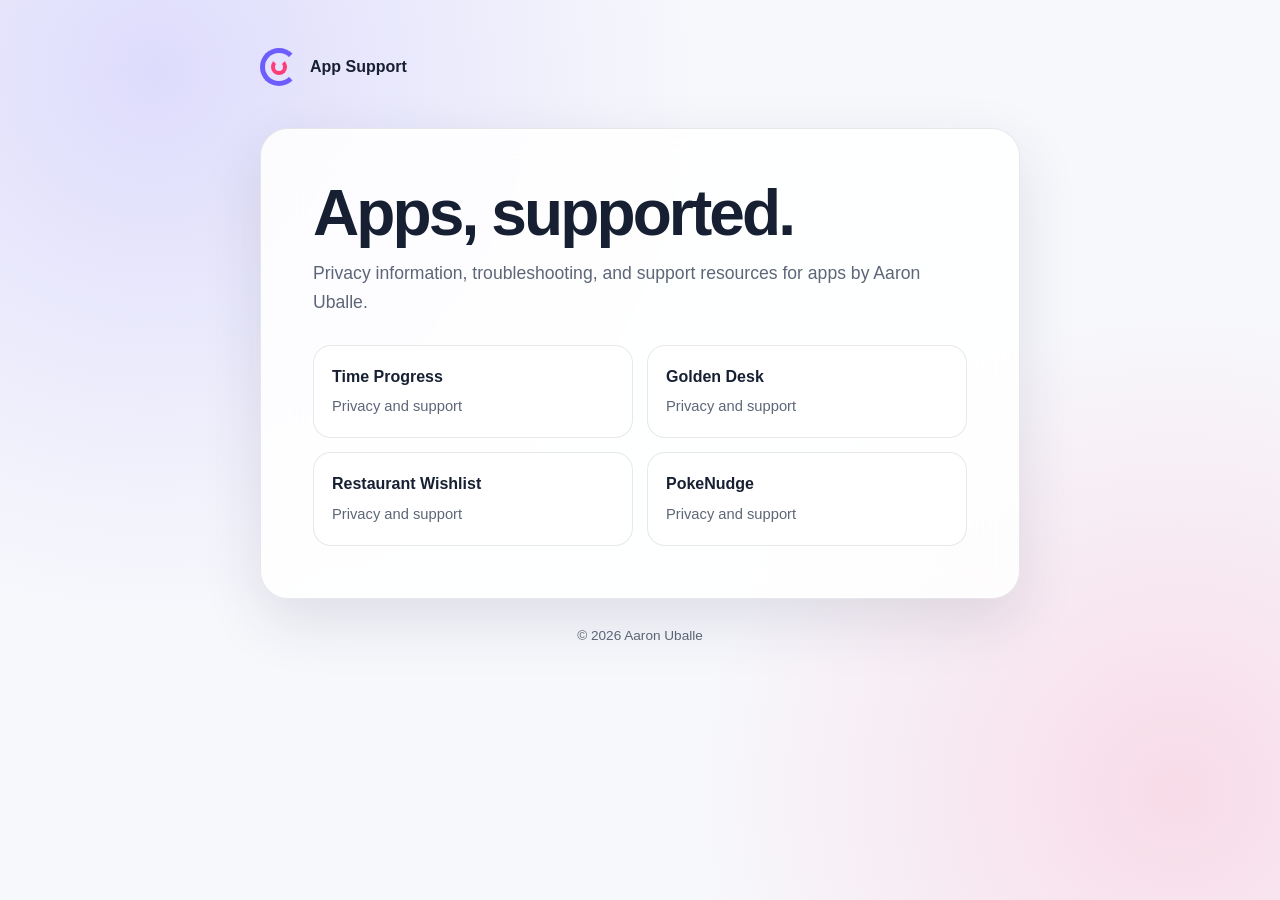
<file: docs/index.html>
<!doctype html>
<html lang="en">
<head>
  <meta charset="utf-8">
  <meta name="viewport" content="width=device-width, initial-scale=1">
  <meta name="description" content="Privacy policies and support for apps by Aaron Uballe.">
  <title>App Support — Aaron Uballe</title>
  <link rel="stylesheet" href="assets/styles.css">
</head>
<body>
  <main class="page">
    <span class="brand"><span class="rings" aria-hidden="true"></span>App Support</span>
    <section class="card">
      <h1>Apps, supported.</h1>
      <p class="lede">Privacy information, troubleshooting, and support resources for apps by Aaron Uballe.</p>
      <div class="links">
        <a class="link-card" href="time-progress/"><strong>Time Progress</strong><span>Privacy and support</span></a>
        <a class="link-card" href="golden-desk/"><strong>Golden Desk</strong><span>Privacy and support</span></a>
        <a class="link-card" href="restaurant-wishlist/"><strong>Restaurant Wishlist</strong><span>Privacy and support</span></a>
        <a class="link-card" href="poke-nudge/"><strong>PokeNudge</strong><span>Privacy and support</span></a>
      </div>
    </section>
    <footer>© 2026 Aaron Uballe</footer>
  </main>
</body>
</html>
</file>
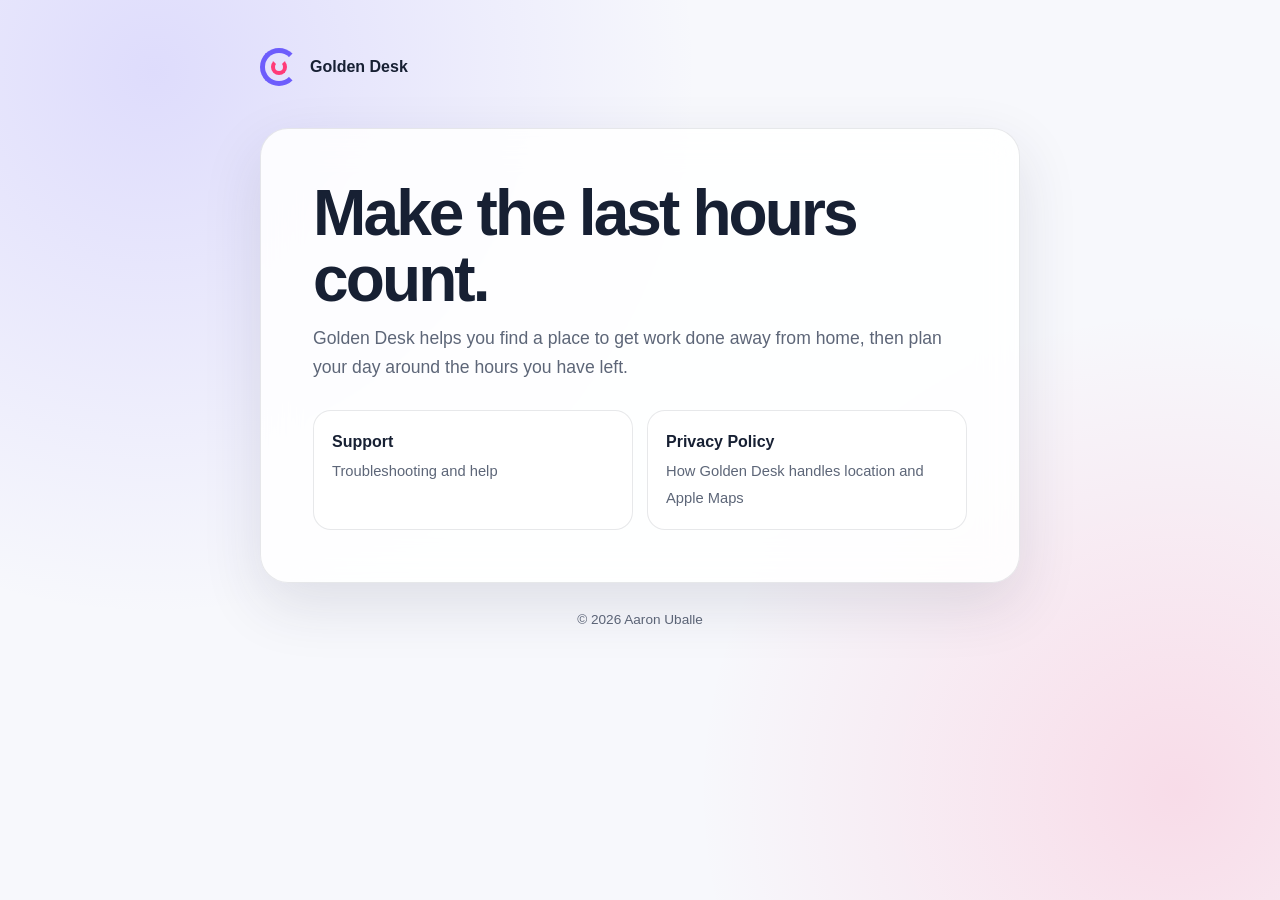
<file: docs/golden-desk/index.html>
<!doctype html>
<html lang="en">
<head>
  <meta charset="utf-8">
  <meta name="viewport" content="width=device-width, initial-scale=1">
  <meta name="description" content="Support and privacy information for Golden Desk.">
  <title>Golden Desk</title>
  <link rel="stylesheet" href="../assets/styles.css">
</head>
<body>
  <main class="page">
    <a class="brand" href="../"><span class="rings" aria-hidden="true"></span>Golden Desk</a>
    <section class="card">
      <h1>Make the last hours count.</h1>
      <p class="lede">Golden Desk helps you find a place to get work done away from home, then plan your day around the hours you have left.</p>
      <div class="links">
        <a class="link-card" href="support/"><strong>Support</strong><span>Troubleshooting and help</span></a>
        <a class="link-card" href="privacy/"><strong>Privacy Policy</strong><span>How Golden Desk handles location and Apple Maps</span></a>
      </div>
    </section>
    <footer>© 2026 Aaron Uballe</footer>
  </main>
</body>
</html>
</file>
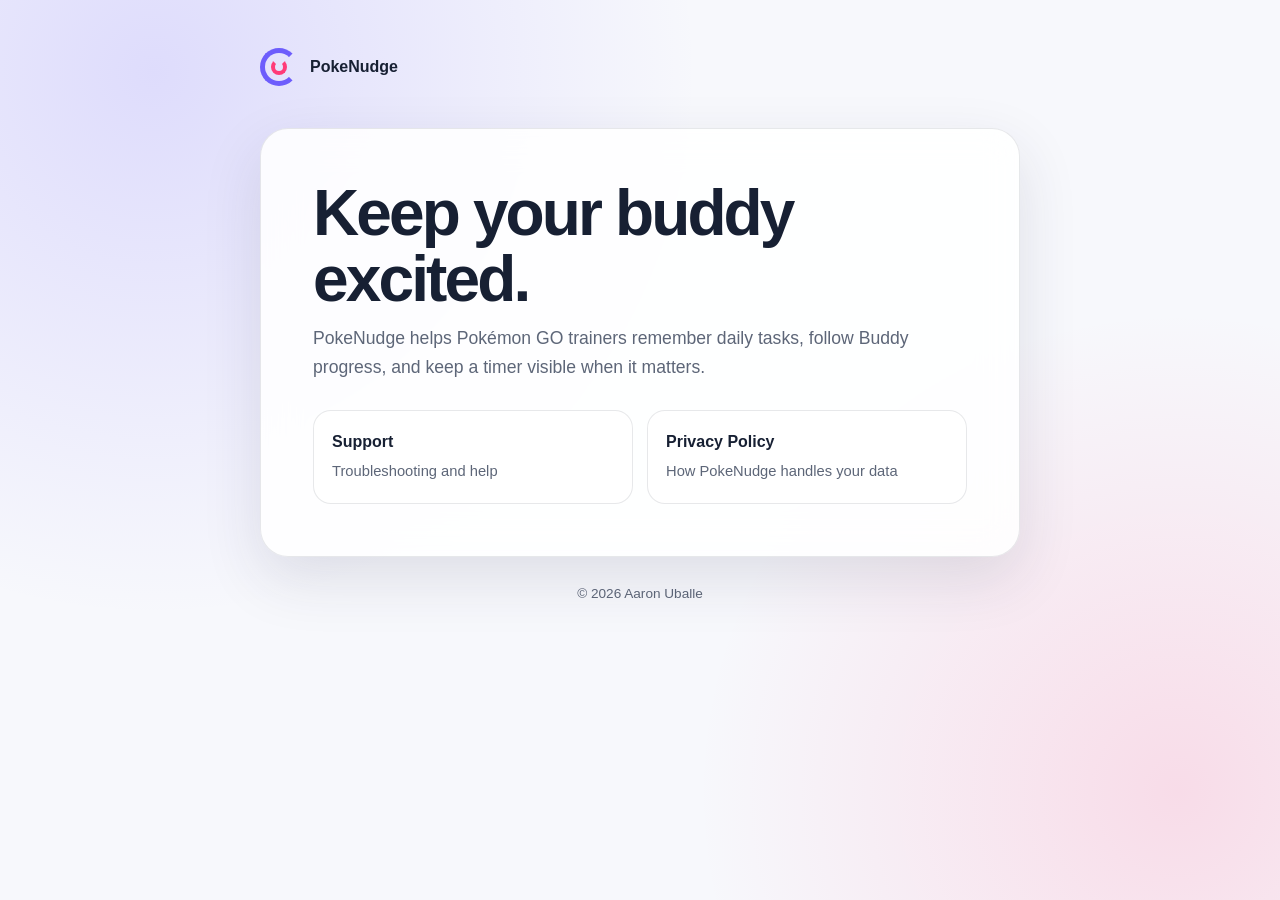
<file: docs/poke-nudge/index.html>
<!doctype html>
<html lang="en">
<head>
  <meta charset="utf-8">
  <meta name="viewport" content="width=device-width, initial-scale=1">
  <meta name="description" content="PokeNudge helps Pokémon GO trainers keep up with daily tasks, buddy progress, and timed reminders.">
  <title>PokeNudge</title>
  <link rel="stylesheet" href="../assets/styles.css">
</head>
<body>
  <main class="page">
    <a class="brand" href="../"><span class="rings" aria-hidden="true"></span>PokeNudge</a>
    <section class="card">
      <h1>Keep your buddy excited.</h1>
      <p class="lede">PokeNudge helps Pokémon GO trainers remember daily tasks, follow Buddy progress, and keep a timer visible when it matters.</p>
      <div class="links">
        <a class="link-card" href="support/"><strong>Support</strong><span>Troubleshooting and help</span></a>
        <a class="link-card" href="privacy/"><strong>Privacy Policy</strong><span>How PokeNudge handles your data</span></a>
      </div>
    </section>
    <footer>© 2026 Aaron Uballe</footer>
  </main>
</body>
</html>
</file>
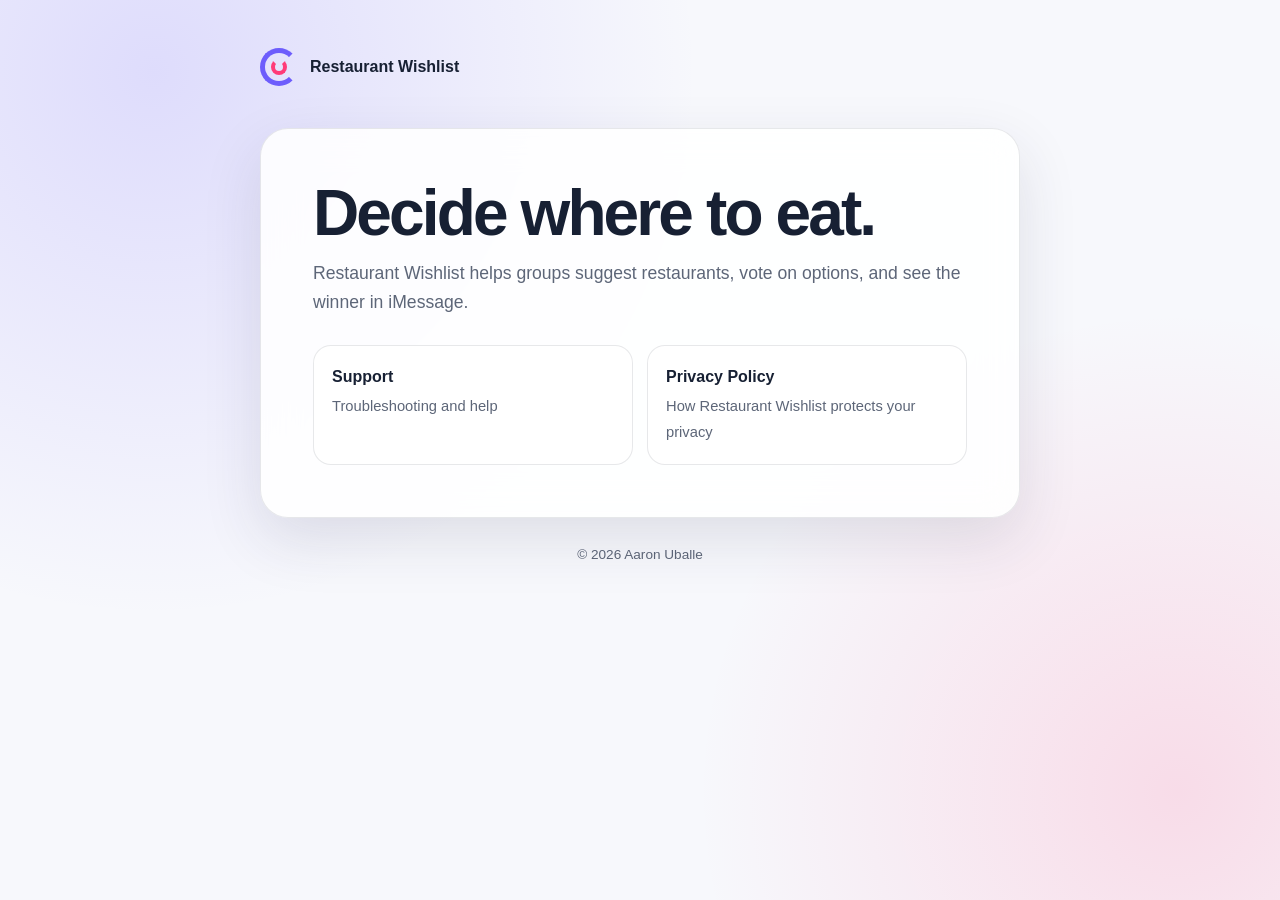
<file: docs/restaurant-wishlist/index.html>
<!doctype html>
<html lang="en">
<head>
  <meta charset="utf-8">
  <meta name="viewport" content="width=device-width, initial-scale=1">
  <meta name="description" content="Support and privacy information for Restaurant Wishlist.">
  <title>Restaurant Wishlist</title>
  <link rel="stylesheet" href="../assets/styles.css">
</head>
<body>
  <main class="page">
    <a class="brand" href="../"><span class="rings" aria-hidden="true"></span>Restaurant Wishlist</a>
    <section class="card">
      <h1>Decide where to eat.</h1>
      <p class="lede">Restaurant Wishlist helps groups suggest restaurants, vote on options, and see the winner in iMessage.</p>
      <div class="links">
        <a class="link-card" href="support/"><strong>Support</strong><span>Troubleshooting and help</span></a>
        <a class="link-card" href="privacy/"><strong>Privacy Policy</strong><span>How Restaurant Wishlist protects your privacy</span></a>
      </div>
    </section>
    <footer>© 2026 Aaron Uballe</footer>
  </main>
</body>
</html>
</file>
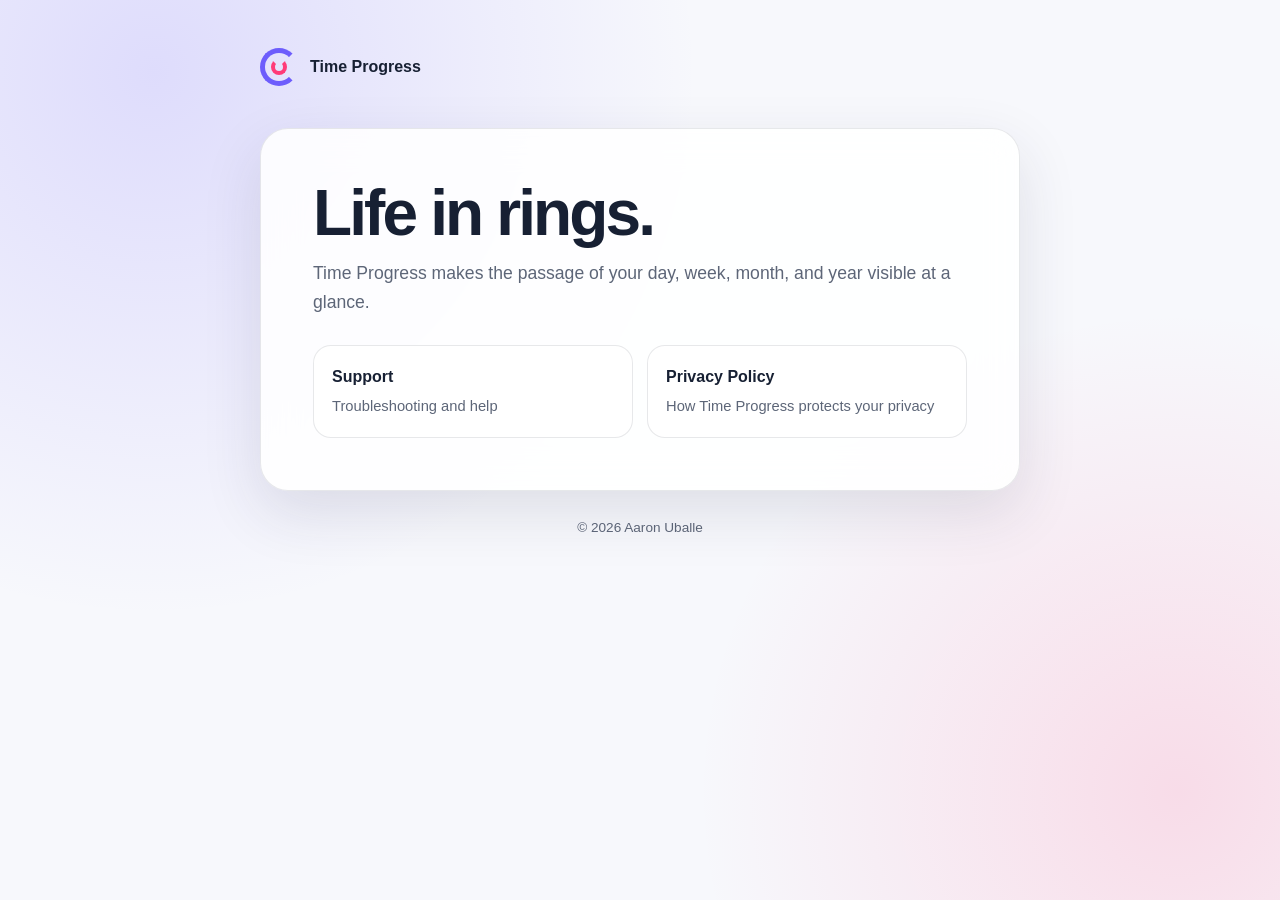
<file: docs/time-progress/index.html>
<!doctype html>
<html lang="en">
<head>
  <meta charset="utf-8">
  <meta name="viewport" content="width=device-width, initial-scale=1">
  <meta name="description" content="Support and privacy information for Time Progress.">
  <title>Time Progress</title>
  <link rel="stylesheet" href="../assets/styles.css">
</head>
<body>
  <main class="page">
    <a class="brand" href="../"><span class="rings" aria-hidden="true"></span>Time Progress</a>
    <section class="card">
      <h1>Life in rings.</h1>
      <p class="lede">Time Progress makes the passage of your day, week, month, and year visible at a glance.</p>
      <div class="links">
        <a class="link-card" href="support/"><strong>Support</strong><span>Troubleshooting and help</span></a>
        <a class="link-card" href="privacy/"><strong>Privacy Policy</strong><span>How Time Progress protects your privacy</span></a>
      </div>
    </section>
    <footer>© 2026 Aaron Uballe</footer>
  </main>
</body>
</html>
</file>
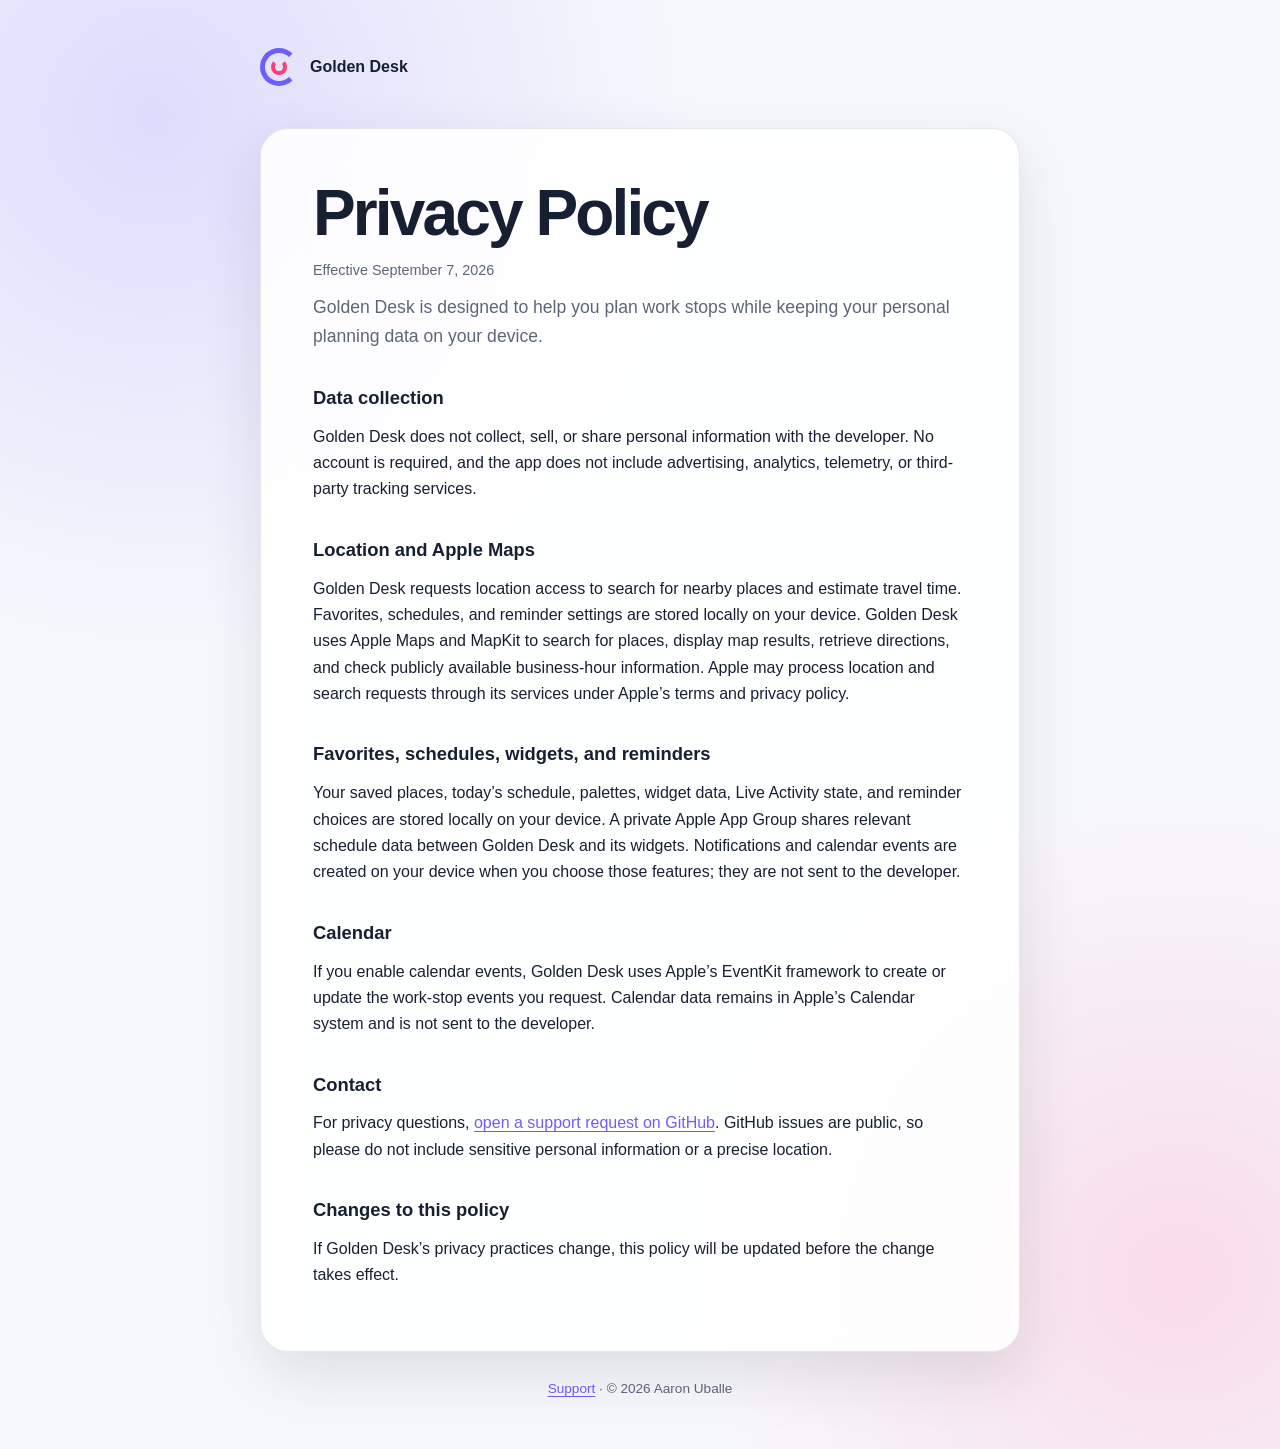
<file: docs/golden-desk/privacy/index.html>
<!doctype html>
<html lang="en">
<head>
  <meta charset="utf-8">
  <meta name="viewport" content="width=device-width, initial-scale=1">
  <meta name="description" content="Privacy Policy for Golden Desk.">
  <title>Privacy Policy — Golden Desk</title>
  <link rel="stylesheet" href="../../assets/styles.css">
</head>
<body>
  <main class="page">
    <a class="brand" href="../"><span class="rings" aria-hidden="true"></span>Golden Desk</a>
    <article class="card">
      <h1>Privacy Policy</h1>
      <p class="meta">Effective September 7, 2026</p>
      <p class="lede">Golden Desk is designed to help you plan work stops while keeping your personal planning data on your device.</p>
      <h2>Data collection</h2>
      <p>Golden Desk does not collect, sell, or share personal information with the developer. No account is required, and the app does not include advertising, analytics, telemetry, or third-party tracking services.</p>
      <h2>Location and Apple Maps</h2>
      <p>Golden Desk requests location access to search for nearby places and estimate travel time. Favorites, schedules, and reminder settings are stored locally on your device. Golden Desk uses Apple Maps and MapKit to search for places, display map results, retrieve directions, and check publicly available business-hour information. Apple may process location and search requests through its services under Apple’s terms and privacy policy.</p>
      <h2>Favorites, schedules, widgets, and reminders</h2>
      <p>Your saved places, today’s schedule, palettes, widget data, Live Activity state, and reminder choices are stored locally on your device. A private Apple App Group shares relevant schedule data between Golden Desk and its widgets. Notifications and calendar events are created on your device when you choose those features; they are not sent to the developer.</p>
      <h2>Calendar</h2>
      <p>If you enable calendar events, Golden Desk uses Apple’s EventKit framework to create or update the work-stop events you request. Calendar data remains in Apple’s Calendar system and is not sent to the developer.</p>
      <h2>Contact</h2>
      <p>For privacy questions, <a href="https://github.com/ch1phead/app-support/issues/new">open a support request on GitHub</a>. GitHub issues are public, so please do not include sensitive personal information or a precise location.</p>
      <h2>Changes to this policy</h2>
      <p>If Golden Desk’s privacy practices change, this policy will be updated before the change takes effect.</p>
    </article>
    <footer><a href="../support/">Support</a> · © 2026 Aaron Uballe</footer>
  </main>
</body>
</html>
</file>
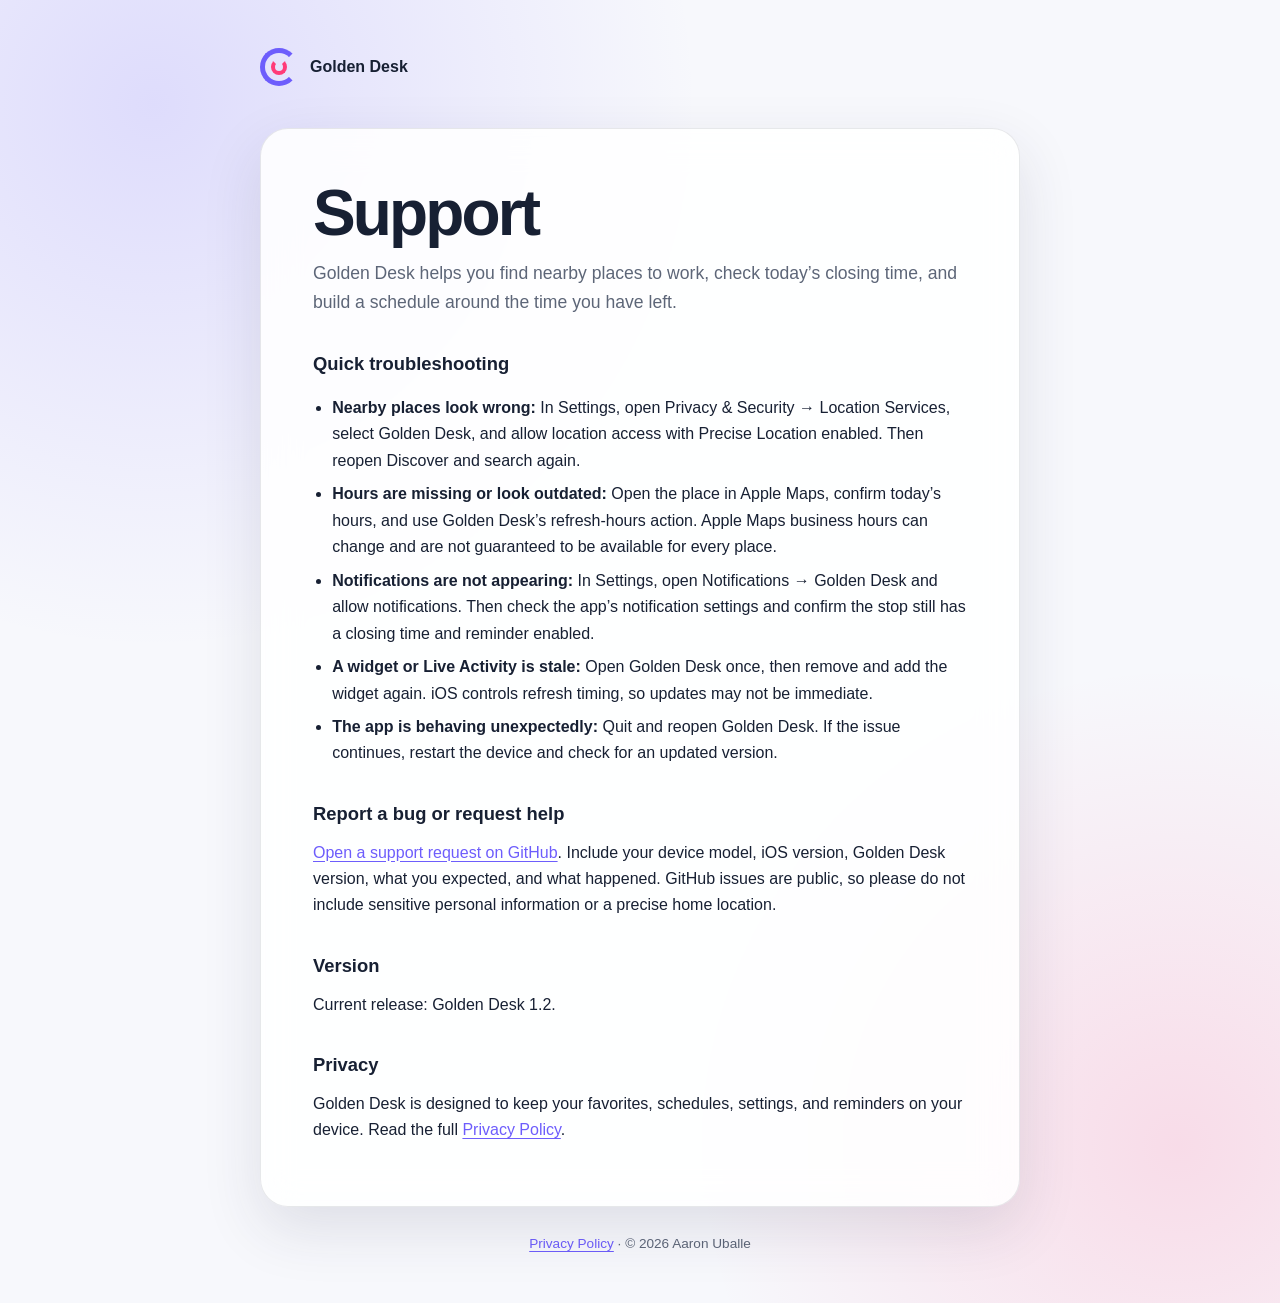
<file: docs/golden-desk/support/index.html>
<!doctype html>
<html lang="en">
<head>
  <meta charset="utf-8">
  <meta name="viewport" content="width=device-width, initial-scale=1">
  <meta name="description" content="Support for Golden Desk.">
  <title>Support — Golden Desk</title>
  <link rel="stylesheet" href="../../assets/styles.css">
</head>
<body>
  <main class="page">
    <a class="brand" href="../"><span class="rings" aria-hidden="true"></span>Golden Desk</a>
    <article class="card">
      <h1>Support</h1>
      <p class="lede">Golden Desk helps you find nearby places to work, check today’s closing time, and build a schedule around the time you have left.</p>
      <h2>Quick troubleshooting</h2>
      <ul>
        <li><strong>Nearby places look wrong:</strong> In Settings, open Privacy &amp; Security → Location Services, select Golden Desk, and allow location access with Precise Location enabled. Then reopen Discover and search again.</li>
        <li><strong>Hours are missing or look outdated:</strong> Open the place in Apple Maps, confirm today’s hours, and use Golden Desk’s refresh-hours action. Apple Maps business hours can change and are not guaranteed to be available for every place.</li>
        <li><strong>Notifications are not appearing:</strong> In Settings, open Notifications → Golden Desk and allow notifications. Then check the app’s notification settings and confirm the stop still has a closing time and reminder enabled.</li>
        <li><strong>A widget or Live Activity is stale:</strong> Open Golden Desk once, then remove and add the widget again. iOS controls refresh timing, so updates may not be immediate.</li>
        <li><strong>The app is behaving unexpectedly:</strong> Quit and reopen Golden Desk. If the issue continues, restart the device and check for an updated version.</li>
      </ul>
      <h2>Report a bug or request help</h2>
      <p><a href="https://github.com/ch1phead/app-support/issues/new">Open a support request on GitHub</a>. Include your device model, iOS version, Golden Desk version, what you expected, and what happened. GitHub issues are public, so please do not include sensitive personal information or a precise home location.</p>
      <h2>Version</h2>
      <p>Current release: Golden Desk 1.2.</p>
      <h2>Privacy</h2>
      <p>Golden Desk is designed to keep your favorites, schedules, settings, and reminders on your device. Read the full <a href="../privacy/">Privacy Policy</a>.</p>
    </article>
    <footer><a href="../privacy/">Privacy Policy</a> · © 2026 Aaron Uballe</footer>
  </main>
</body>
</html>
</file>
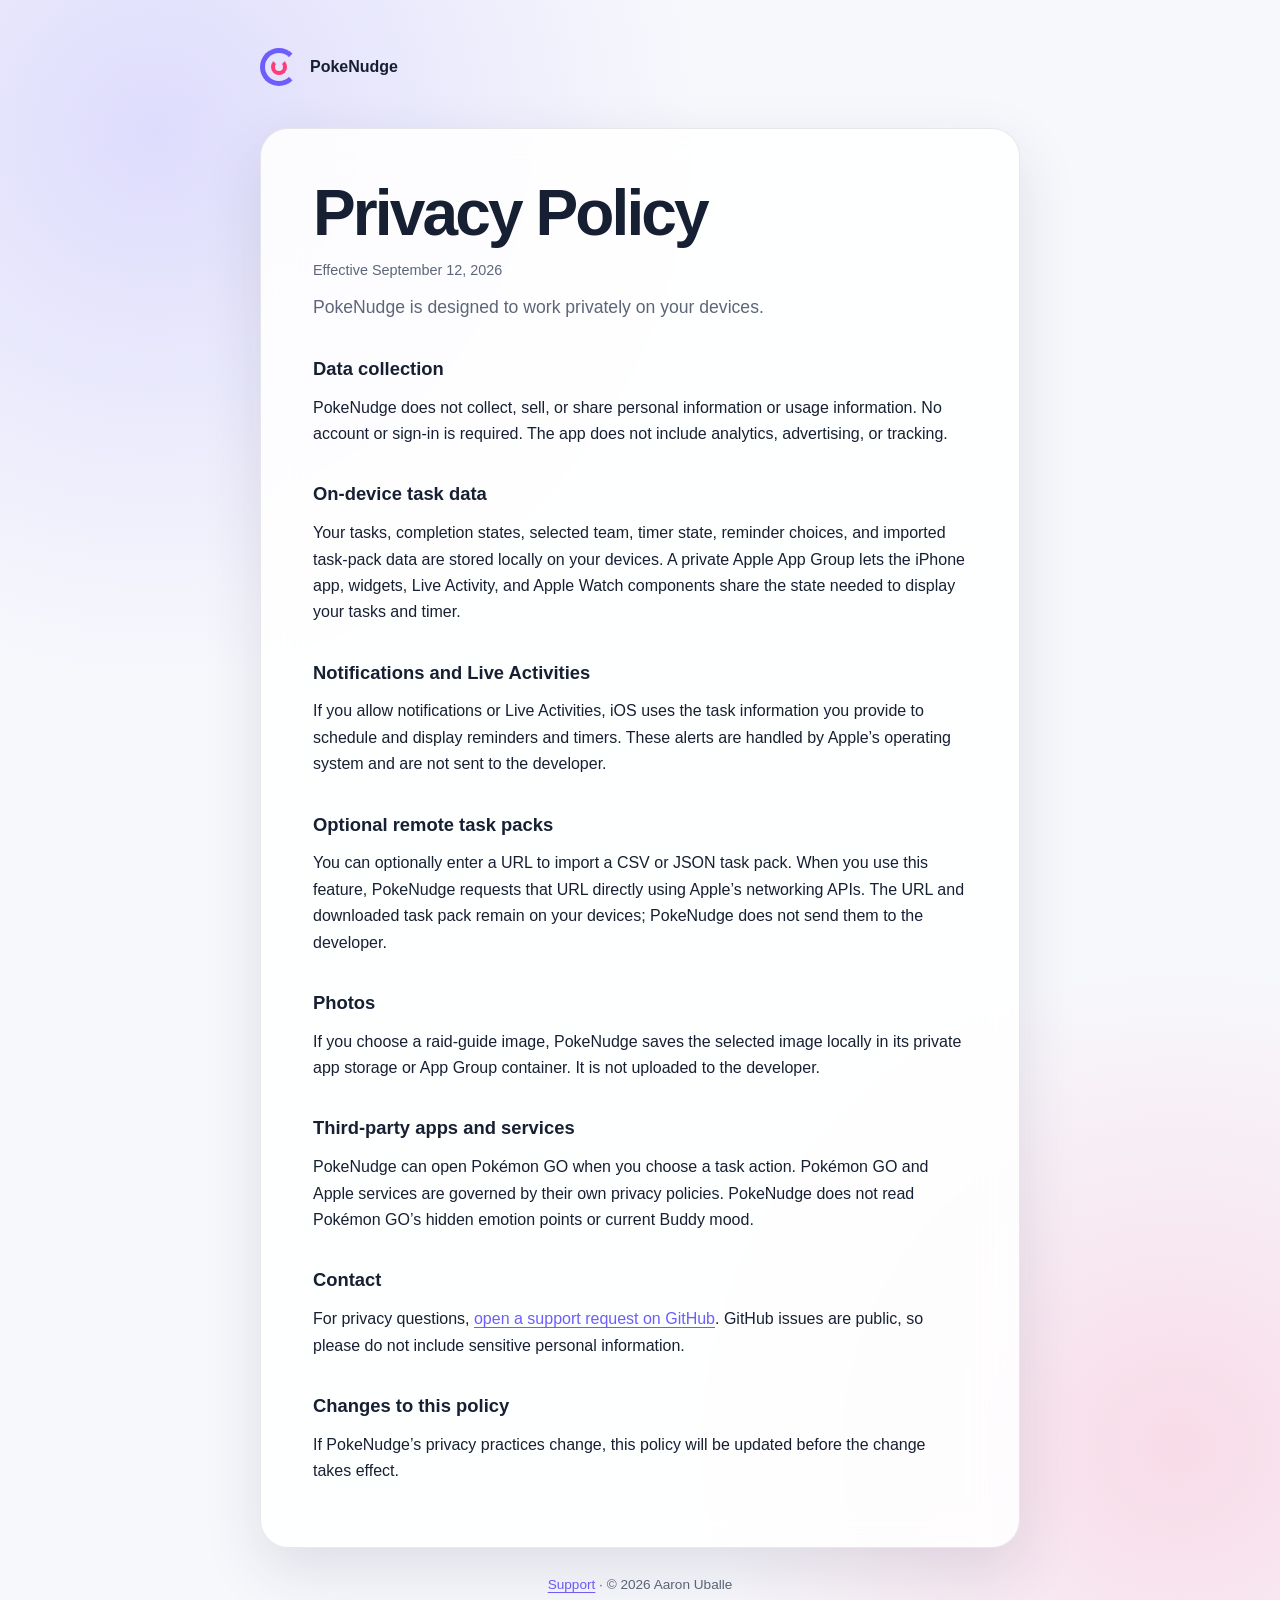
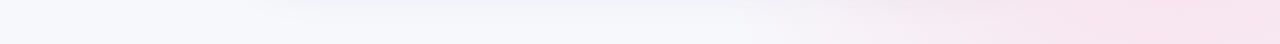
<file: docs/poke-nudge/privacy/index.html>
<!doctype html>
<html lang="en">
<head>
  <meta charset="utf-8">
  <meta name="viewport" content="width=device-width, initial-scale=1">
  <meta name="description" content="Privacy Policy for PokeNudge.">
  <title>Privacy Policy — PokeNudge</title>
  <link rel="stylesheet" href="../../assets/styles.css">
</head>
<body>
  <main class="page">
    <a class="brand" href="../"><span class="rings" aria-hidden="true"></span>PokeNudge</a>
    <article class="card">
      <h1>Privacy Policy</h1>
      <p class="meta">Effective September 12, 2026</p>
      <p class="lede">PokeNudge is designed to work privately on your devices.</p>
      <h2>Data collection</h2>
      <p>PokeNudge does not collect, sell, or share personal information or usage information. No account or sign-in is required. The app does not include analytics, advertising, or tracking.</p>
      <h2>On-device task data</h2>
      <p>Your tasks, completion states, selected team, timer state, reminder choices, and imported task-pack data are stored locally on your devices. A private Apple App Group lets the iPhone app, widgets, Live Activity, and Apple Watch components share the state needed to display your tasks and timer.</p>
      <h2>Notifications and Live Activities</h2>
      <p>If you allow notifications or Live Activities, iOS uses the task information you provide to schedule and display reminders and timers. These alerts are handled by Apple’s operating system and are not sent to the developer.</p>
      <h2>Optional remote task packs</h2>
      <p>You can optionally enter a URL to import a CSV or JSON task pack. When you use this feature, PokeNudge requests that URL directly using Apple’s networking APIs. The URL and downloaded task pack remain on your devices; PokeNudge does not send them to the developer.</p>
      <h2>Photos</h2>
      <p>If you choose a raid-guide image, PokeNudge saves the selected image locally in its private app storage or App Group container. It is not uploaded to the developer.</p>
      <h2>Third-party apps and services</h2>
      <p>PokeNudge can open Pokémon GO when you choose a task action. Pokémon GO and Apple services are governed by their own privacy policies. PokeNudge does not read Pokémon GO’s hidden emotion points or current Buddy mood.</p>
      <h2>Contact</h2>
      <p>For privacy questions, <a href="https://github.com/ch1phead/app-support/issues/new">open a support request on GitHub</a>. GitHub issues are public, so please do not include sensitive personal information.</p>
      <h2>Changes to this policy</h2>
      <p>If PokeNudge’s privacy practices change, this policy will be updated before the change takes effect.</p>
    </article>
    <footer><a href="../support/">Support</a> · © 2026 Aaron Uballe</footer>
  </main>
</body>
</html>
</file>
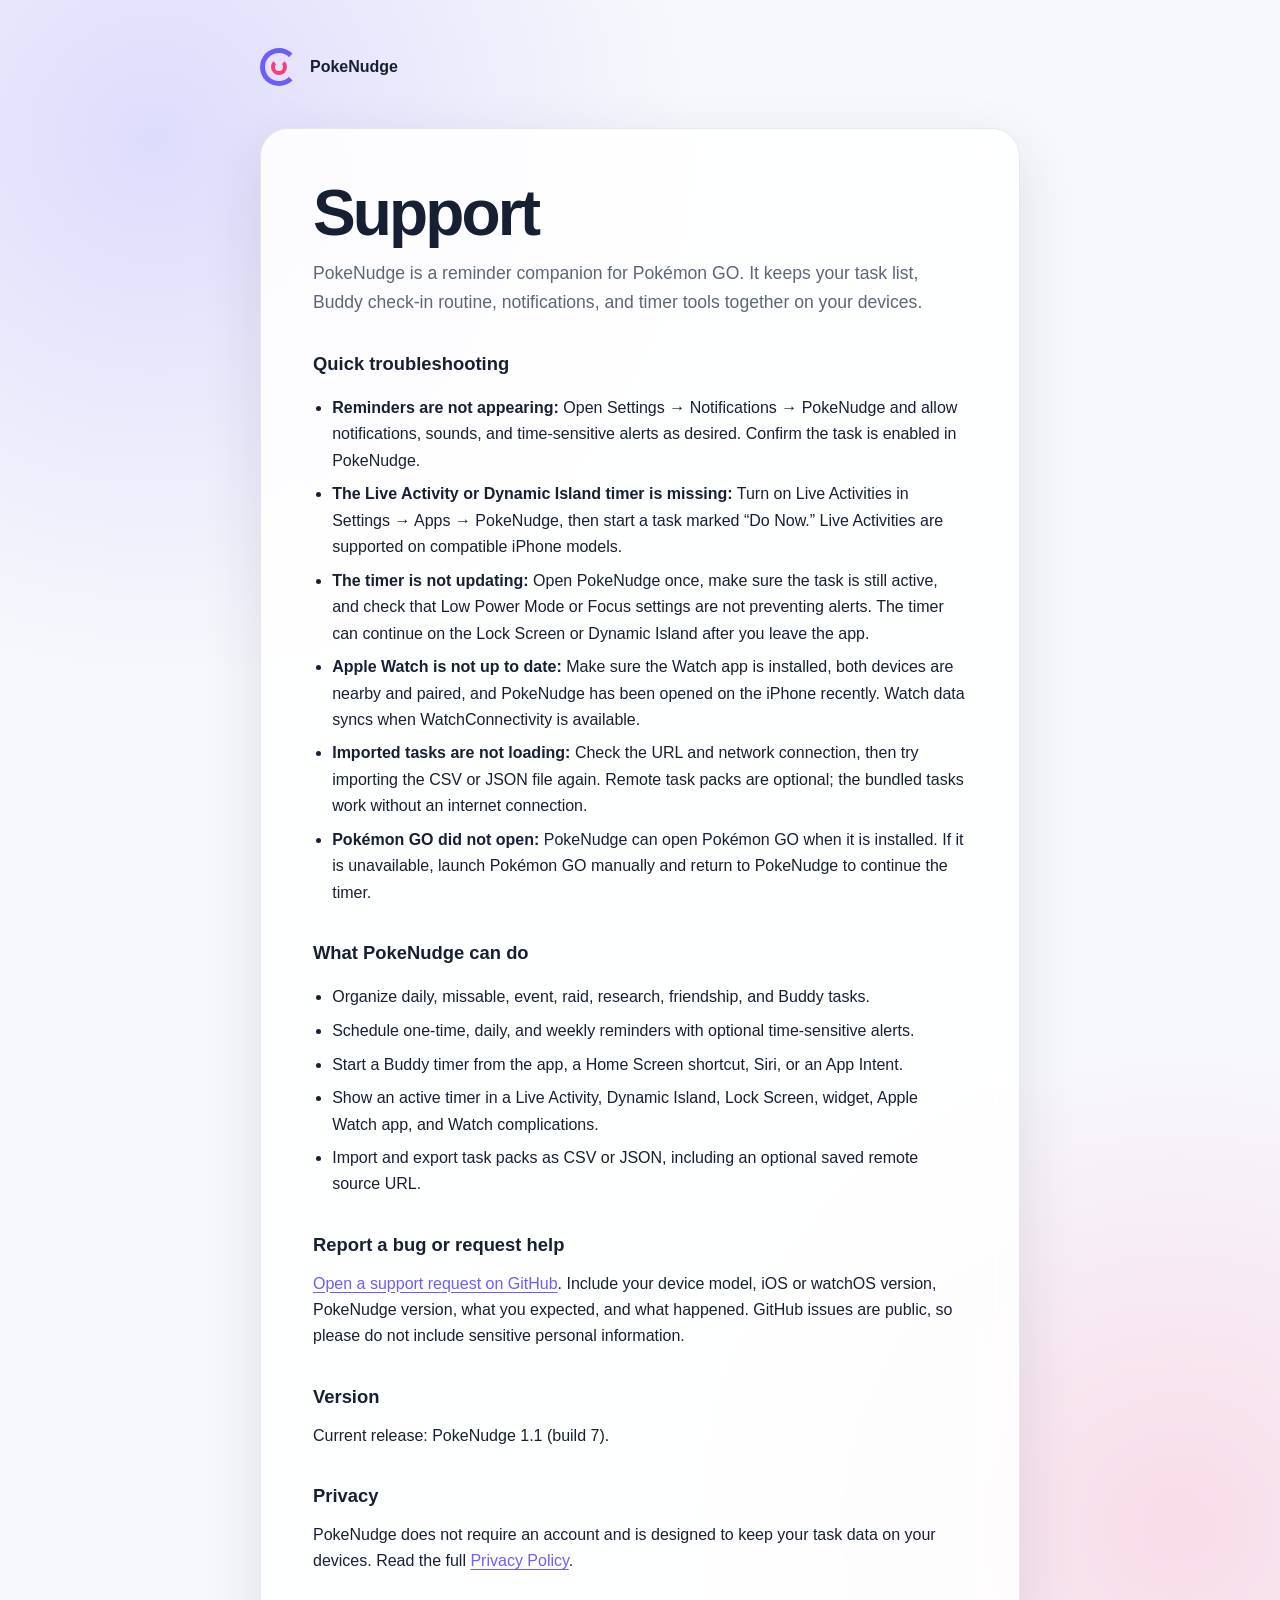
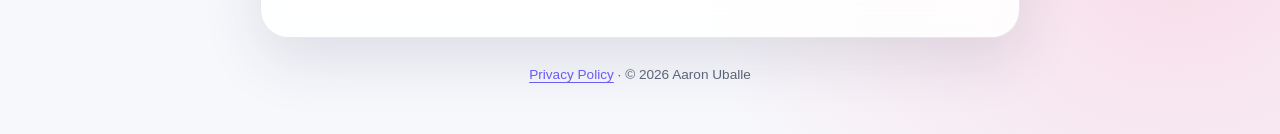
<file: docs/poke-nudge/support/index.html>
<!doctype html>
<html lang="en">
<head>
  <meta charset="utf-8">
  <meta name="viewport" content="width=device-width, initial-scale=1">
  <meta name="description" content="Support for PokeNudge.">
  <title>Support — PokeNudge</title>
  <link rel="stylesheet" href="../../assets/styles.css">
</head>
<body>
  <main class="page">
    <a class="brand" href="../"><span class="rings" aria-hidden="true"></span>PokeNudge</a>
    <article class="card">
      <h1>Support</h1>
      <p class="lede">PokeNudge is a reminder companion for Pokémon GO. It keeps your task list, Buddy check-in routine, notifications, and timer tools together on your devices.</p>
      <h2>Quick troubleshooting</h2>
      <ul>
        <li><strong>Reminders are not appearing:</strong> Open Settings → Notifications → PokeNudge and allow notifications, sounds, and time-sensitive alerts as desired. Confirm the task is enabled in PokeNudge.</li>
        <li><strong>The Live Activity or Dynamic Island timer is missing:</strong> Turn on Live Activities in Settings → Apps → PokeNudge, then start a task marked “Do Now.” Live Activities are supported on compatible iPhone models.</li>
        <li><strong>The timer is not updating:</strong> Open PokeNudge once, make sure the task is still active, and check that Low Power Mode or Focus settings are not preventing alerts. The timer can continue on the Lock Screen or Dynamic Island after you leave the app.</li>
        <li><strong>Apple Watch is not up to date:</strong> Make sure the Watch app is installed, both devices are nearby and paired, and PokeNudge has been opened on the iPhone recently. Watch data syncs when WatchConnectivity is available.</li>
        <li><strong>Imported tasks are not loading:</strong> Check the URL and network connection, then try importing the CSV or JSON file again. Remote task packs are optional; the bundled tasks work without an internet connection.</li>
        <li><strong>Pokémon GO did not open:</strong> PokeNudge can open Pokémon GO when it is installed. If it is unavailable, launch Pokémon GO manually and return to PokeNudge to continue the timer.</li>
      </ul>
      <h2>What PokeNudge can do</h2>
      <ul>
        <li>Organize daily, missable, event, raid, research, friendship, and Buddy tasks.</li>
        <li>Schedule one-time, daily, and weekly reminders with optional time-sensitive alerts.</li>
        <li>Start a Buddy timer from the app, a Home Screen shortcut, Siri, or an App Intent.</li>
        <li>Show an active timer in a Live Activity, Dynamic Island, Lock Screen, widget, Apple Watch app, and Watch complications.</li>
        <li>Import and export task packs as CSV or JSON, including an optional saved remote source URL.</li>
      </ul>
      <h2>Report a bug or request help</h2>
      <p><a href="https://github.com/ch1phead/app-support/issues/new">Open a support request on GitHub</a>. Include your device model, iOS or watchOS version, PokeNudge version, what you expected, and what happened. GitHub issues are public, so please do not include sensitive personal information.</p>
      <h2>Version</h2>
      <p>Current release: PokeNudge 1.1 (build 7).</p>
      <h2>Privacy</h2>
      <p>PokeNudge does not require an account and is designed to keep your task data on your devices. Read the full <a href="../privacy/">Privacy Policy</a>.</p>
    </article>
    <footer><a href="../privacy/">Privacy Policy</a> · © 2026 Aaron Uballe</footer>
  </main>
</body>
</html>
</file>
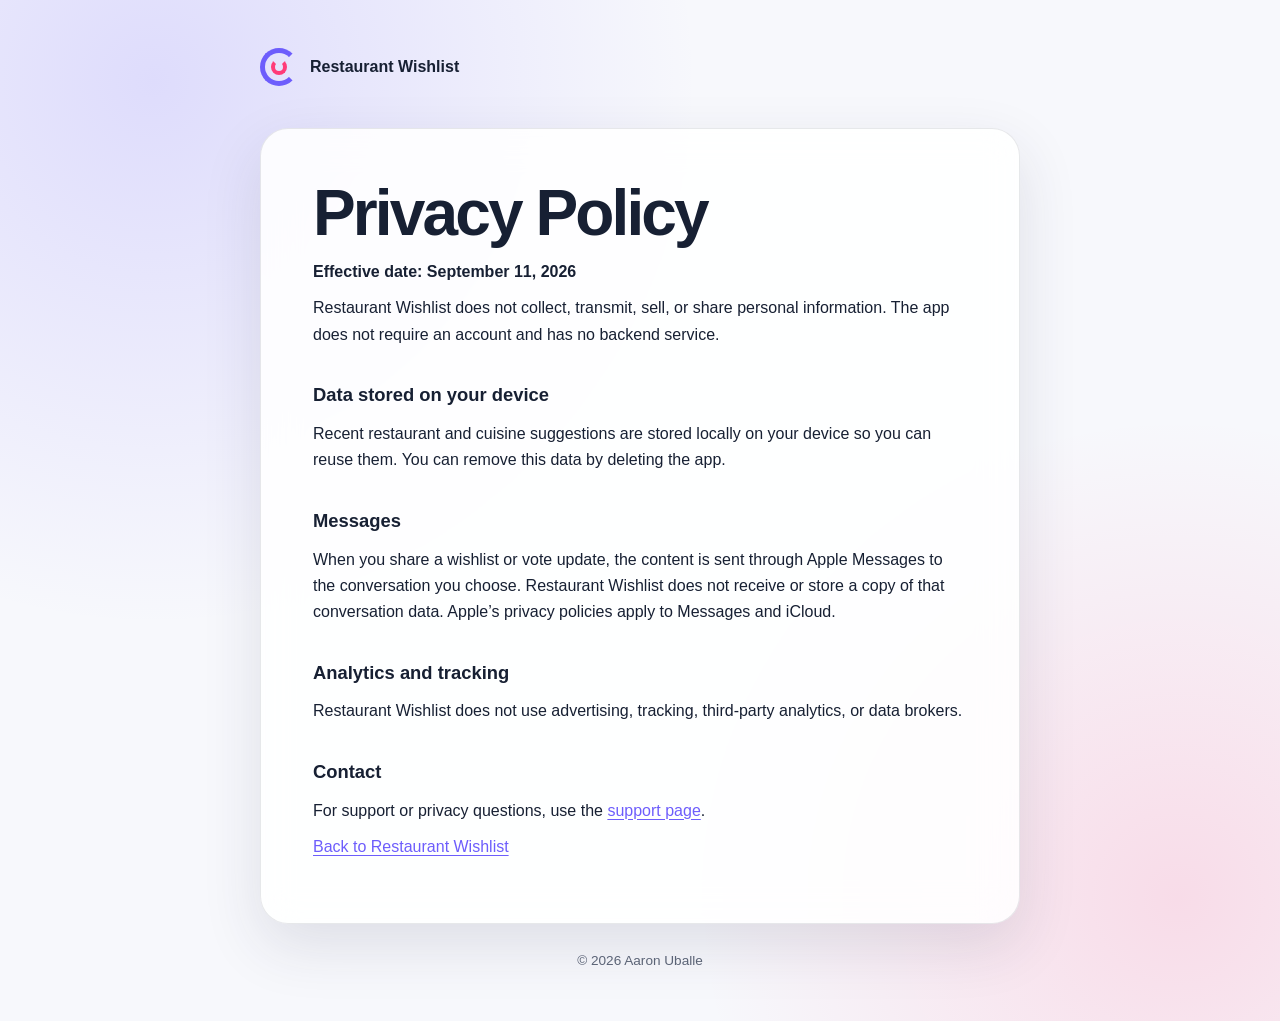
<file: docs/restaurant-wishlist/privacy/index.html>
<!doctype html>
<html lang="en">
<head>
  <meta charset="utf-8">
  <meta name="viewport" content="width=device-width, initial-scale=1">
  <meta name="description" content="Privacy Policy for Restaurant Wishlist.">
  <title>Restaurant Wishlist Privacy Policy</title>
  <link rel="stylesheet" href="../../assets/styles.css">
</head>
<body>
  <main class="page">
    <a class="brand" href="../"><span class="rings" aria-hidden="true"></span>Restaurant Wishlist</a>
    <section class="card prose">
      <h1>Privacy Policy</h1>
      <p><strong>Effective date: September 11, 2026</strong></p>
      <p>Restaurant Wishlist does not collect, transmit, sell, or share personal information. The app does not require an account and has no backend service.</p>
      <h2>Data stored on your device</h2>
      <p>Recent restaurant and cuisine suggestions are stored locally on your device so you can reuse them. You can remove this data by deleting the app.</p>
      <h2>Messages</h2>
      <p>When you share a wishlist or vote update, the content is sent through Apple Messages to the conversation you choose. Restaurant Wishlist does not receive or store a copy of that conversation data. Apple’s privacy policies apply to Messages and iCloud.</p>
      <h2>Analytics and tracking</h2>
      <p>Restaurant Wishlist does not use advertising, tracking, third-party analytics, or data brokers.</p>
      <h2>Contact</h2>
      <p>For support or privacy questions, use the <a href="../support/">support page</a>.</p>
      <p><a href="../">Back to Restaurant Wishlist</a></p>
    </section>
    <footer>© 2026 Aaron Uballe</footer>
  </main>
</body>
</html>
</file>
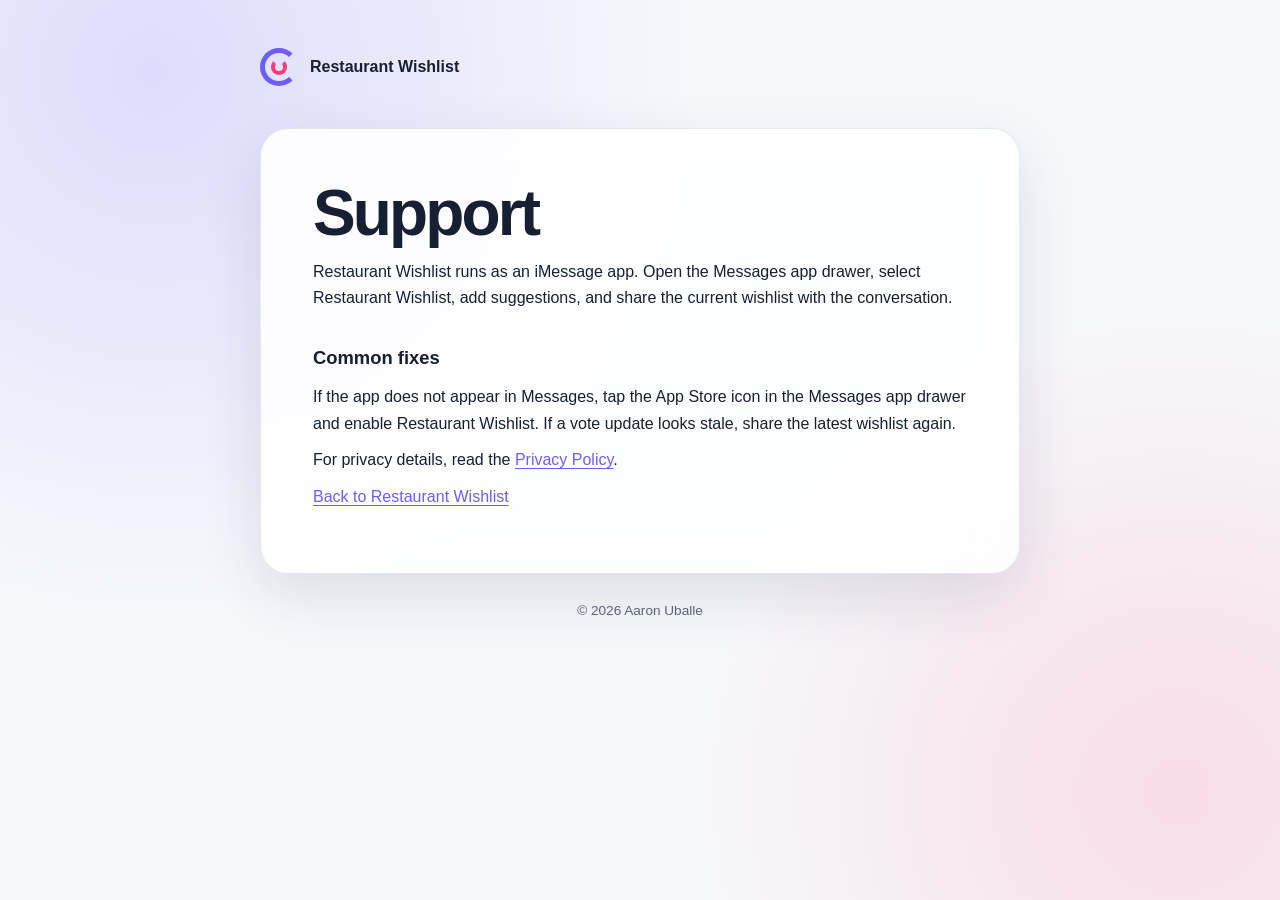
<file: docs/restaurant-wishlist/support/index.html>
<!doctype html>
<html lang="en">
<head>
  <meta charset="utf-8">
  <meta name="viewport" content="width=device-width, initial-scale=1">
  <meta name="description" content="Support for Restaurant Wishlist.">
  <title>Restaurant Wishlist Support</title>
  <link rel="stylesheet" href="../../assets/styles.css">
</head>
<body>
  <main class="page">
    <a class="brand" href="../"><span class="rings" aria-hidden="true"></span>Restaurant Wishlist</a>
    <section class="card prose">
      <h1>Support</h1>
      <p>Restaurant Wishlist runs as an iMessage app. Open the Messages app drawer, select Restaurant Wishlist, add suggestions, and share the current wishlist with the conversation.</p>
      <h2>Common fixes</h2>
      <p>If the app does not appear in Messages, tap the App Store icon in the Messages app drawer and enable Restaurant Wishlist. If a vote update looks stale, share the latest wishlist again.</p>
      <p>For privacy details, read the <a href="../privacy/">Privacy Policy</a>.</p>
      <p><a href="../">Back to Restaurant Wishlist</a></p>
    </section>
    <footer>© 2026 Aaron Uballe</footer>
  </main>
</body>
</html>
</file>
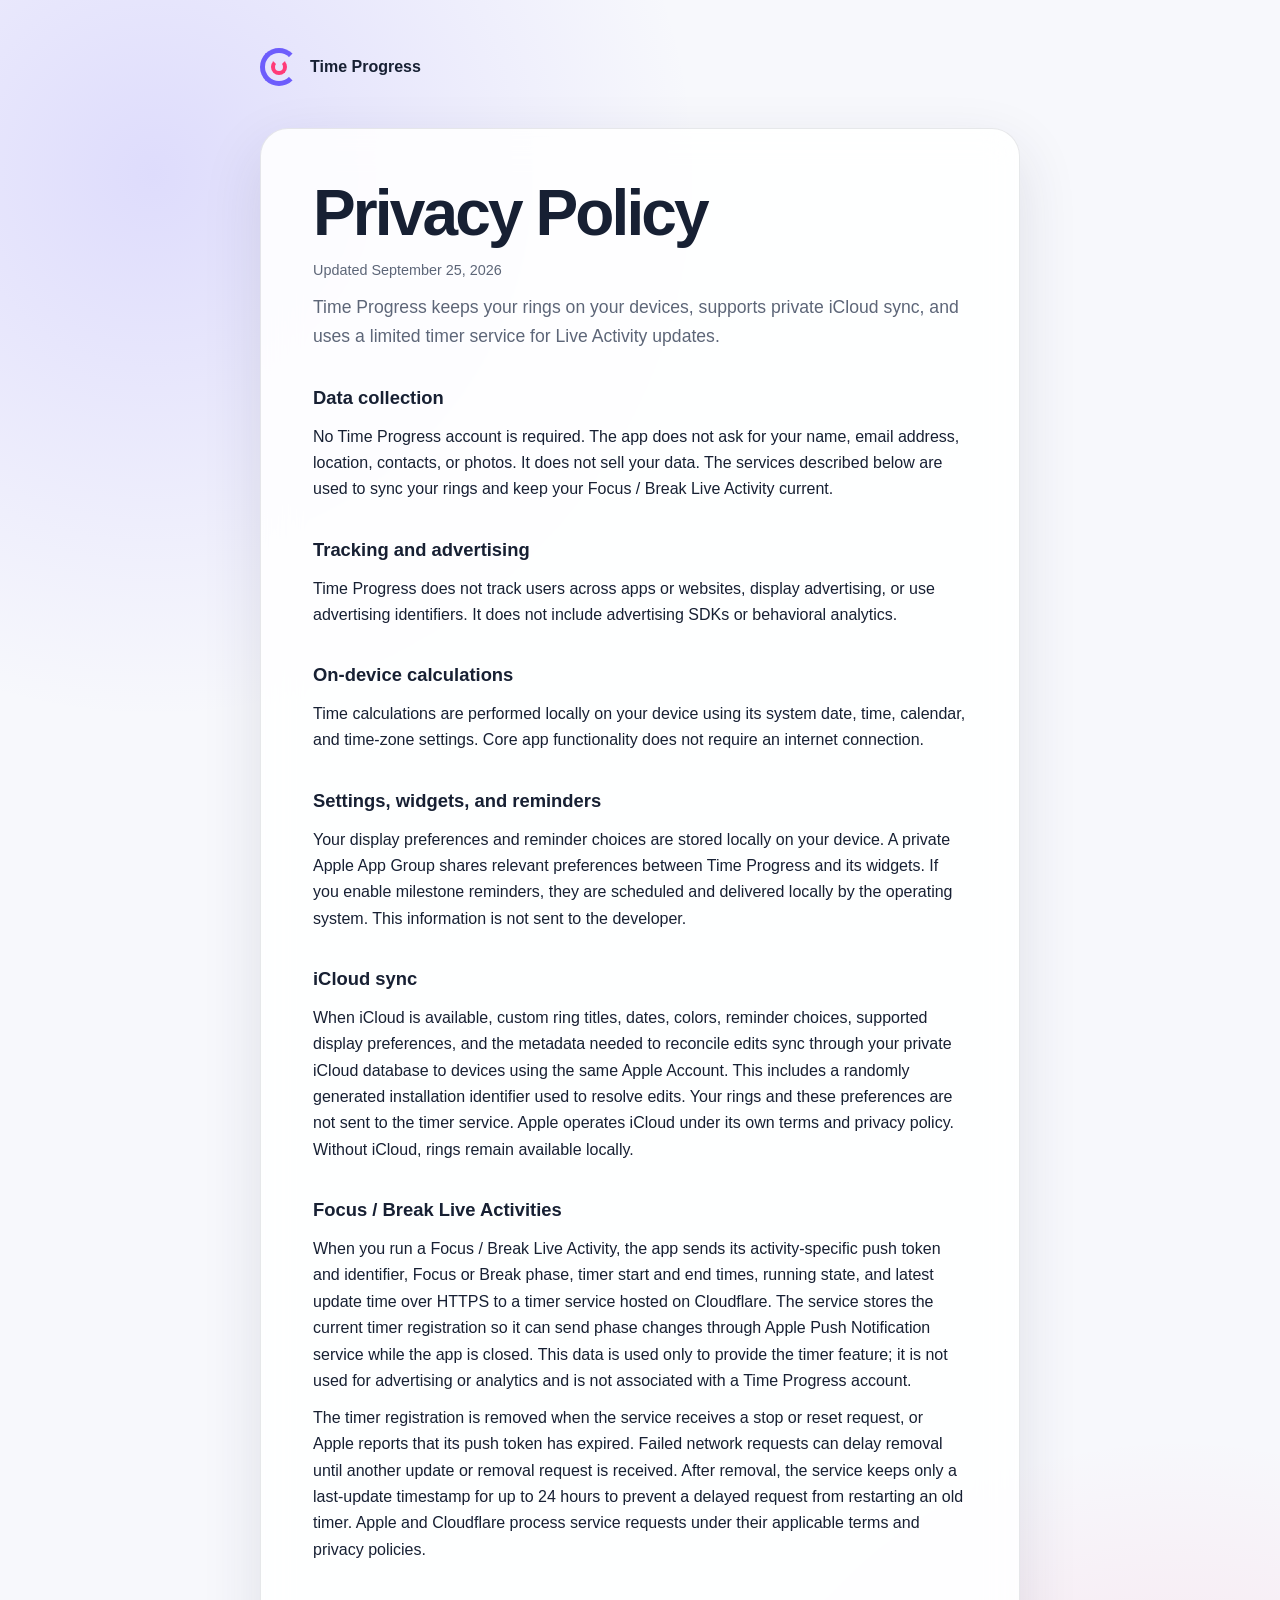
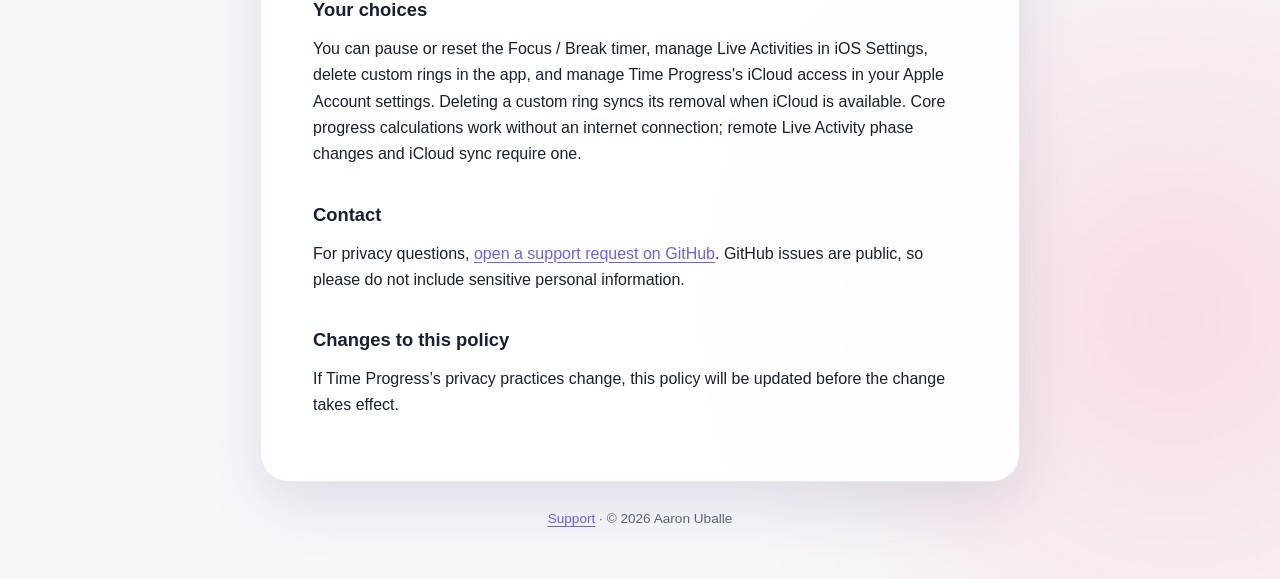
<file: docs/time-progress/privacy/index.html>
<!doctype html>
<html lang="en">
<head>
  <meta charset="utf-8">
  <meta name="viewport" content="width=device-width, initial-scale=1">
  <meta name="description" content="Privacy Policy for Time Progress.">
  <title>Privacy Policy — Time Progress</title>
  <link rel="stylesheet" href="../../assets/styles.css">
</head>
<body>
  <main class="page">
    <a class="brand" href="../"><span class="rings" aria-hidden="true"></span>Time Progress</a>
    <article class="card">
      <h1>Privacy Policy</h1>
      <p class="meta">Updated September 25, 2026</p>
      <p class="lede">Time Progress keeps your rings on your devices, supports private iCloud sync, and uses a limited timer service for Live Activity updates.</p>
      <h2>Data collection</h2>
      <p>No Time Progress account is required. The app does not ask for your name, email address, location, contacts, or photos. It does not sell your data. The services described below are used to sync your rings and keep your Focus / Break Live Activity current.</p>
      <h2>Tracking and advertising</h2>
      <p>Time Progress does not track users across apps or websites, display advertising, or use advertising identifiers. It does not include advertising SDKs or behavioral analytics.</p>
      <h2>On-device calculations</h2>
      <p>Time calculations are performed locally on your device using its system date, time, calendar, and time-zone settings. Core app functionality does not require an internet connection.</p>
      <h2>Settings, widgets, and reminders</h2>
      <p>Your display preferences and reminder choices are stored locally on your device. A private Apple App Group shares relevant preferences between Time Progress and its widgets. If you enable milestone reminders, they are scheduled and delivered locally by the operating system. This information is not sent to the developer.</p>
      <h2>iCloud sync</h2>
      <p>When iCloud is available, custom ring titles, dates, colors, reminder choices, supported display preferences, and the metadata needed to reconcile edits sync through your private iCloud database to devices using the same Apple Account. This includes a randomly generated installation identifier used to resolve edits. Your rings and these preferences are not sent to the timer service. Apple operates iCloud under its own terms and privacy policy. Without iCloud, rings remain available locally.</p>
      <h2>Focus / Break Live Activities</h2>
      <p>When you run a Focus / Break Live Activity, the app sends its activity-specific push token and identifier, Focus or Break phase, timer start and end times, running state, and latest update time over HTTPS to a timer service hosted on Cloudflare. The service stores the current timer registration so it can send phase changes through Apple Push Notification service while the app is closed. This data is used only to provide the timer feature; it is not used for advertising or analytics and is not associated with a Time Progress account.</p>
      <p>The timer registration is removed when the service receives a stop or reset request, or Apple reports that its push token has expired. Failed network requests can delay removal until another update or removal request is received. After removal, the service keeps only a last-update timestamp for up to 24 hours to prevent a delayed request from restarting an old timer. Apple and Cloudflare process service requests under their applicable terms and privacy policies.</p>
      <h2>Your choices</h2>
      <p>You can pause or reset the Focus / Break timer, manage Live Activities in iOS Settings, delete custom rings in the app, and manage Time Progress's iCloud access in your Apple Account settings. Deleting a custom ring syncs its removal when iCloud is available. Core progress calculations work without an internet connection; remote Live Activity phase changes and iCloud sync require one.</p>
      <h2>Contact</h2>
      <p>For privacy questions, <a href="https://github.com/ch1phead/app-support/issues/new">open a support request on GitHub</a>. GitHub issues are public, so please do not include sensitive personal information.</p>
      <h2>Changes to this policy</h2>
      <p>If Time Progress’s privacy practices change, this policy will be updated before the change takes effect.</p>
    </article>
    <footer><a href="../support/">Support</a> · © 2026 Aaron Uballe</footer>
  </main>
</body>
</html>
</file>
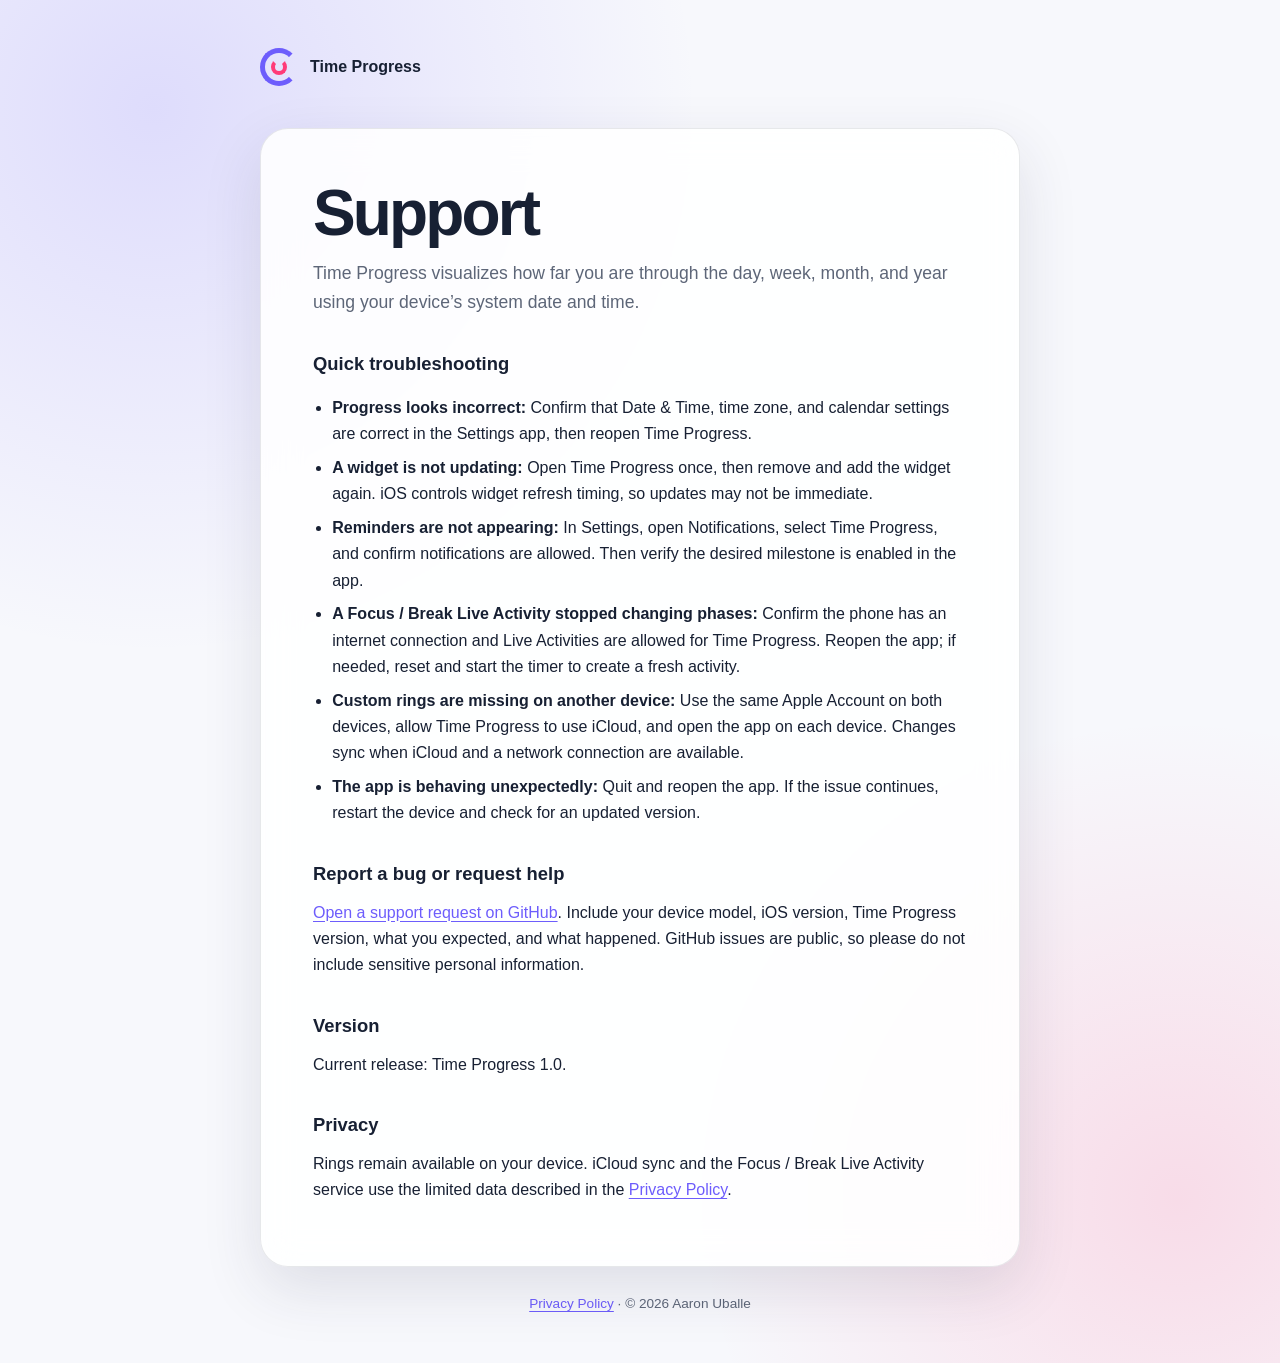
<file: docs/time-progress/support/index.html>
<!doctype html>
<html lang="en">
<head>
  <meta charset="utf-8">
  <meta name="viewport" content="width=device-width, initial-scale=1">
  <meta name="description" content="Support for Time Progress.">
  <title>Support — Time Progress</title>
  <link rel="stylesheet" href="../../assets/styles.css">
</head>
<body>
  <main class="page">
    <a class="brand" href="../"><span class="rings" aria-hidden="true"></span>Time Progress</a>
    <article class="card">
      <h1>Support</h1>
      <p class="lede">Time Progress visualizes how far you are through the day, week, month, and year using your device’s system date and time.</p>
      <h2>Quick troubleshooting</h2>
      <ul>
        <li><strong>Progress looks incorrect:</strong> Confirm that Date &amp; Time, time zone, and calendar settings are correct in the Settings app, then reopen Time Progress.</li>
        <li><strong>A widget is not updating:</strong> Open Time Progress once, then remove and add the widget again. iOS controls widget refresh timing, so updates may not be immediate.</li>
        <li><strong>Reminders are not appearing:</strong> In Settings, open Notifications, select Time Progress, and confirm notifications are allowed. Then verify the desired milestone is enabled in the app.</li>
        <li><strong>A Focus / Break Live Activity stopped changing phases:</strong> Confirm the phone has an internet connection and Live Activities are allowed for Time Progress. Reopen the app; if needed, reset and start the timer to create a fresh activity.</li>
        <li><strong>Custom rings are missing on another device:</strong> Use the same Apple Account on both devices, allow Time Progress to use iCloud, and open the app on each device. Changes sync when iCloud and a network connection are available.</li>
        <li><strong>The app is behaving unexpectedly:</strong> Quit and reopen the app. If the issue continues, restart the device and check for an updated version.</li>
      </ul>
      <h2>Report a bug or request help</h2>
      <p><a href="https://github.com/ch1phead/app-support/issues/new">Open a support request on GitHub</a>. Include your device model, iOS version, Time Progress version, what you expected, and what happened. GitHub issues are public, so please do not include sensitive personal information.</p>
      <h2>Version</h2>
      <p>Current release: Time Progress 1.0.</p>
      <h2>Privacy</h2>
      <p>Rings remain available on your device. iCloud sync and the Focus / Break Live Activity service use the limited data described in the <a href="../privacy/">Privacy Policy</a>.</p>
    </article>
    <footer><a href="../privacy/">Privacy Policy</a> · © 2026 Aaron Uballe</footer>
  </main>
</body>
</html>
</file>
<file: docs/assets/styles.css>
:root {
  color-scheme: light dark;
  --background: #f7f8fc;
  --surface: rgba(255, 255, 255, 0.88);
  --text: #172033;
  --muted: #5d6678;
  --border: rgba(23, 32, 51, 0.1);
  --accent: #6d5dfc;
  --accent-secondary: #ff3b78;
  --shadow: 0 22px 60px rgba(41, 45, 74, 0.12);
}

@media (prefers-color-scheme: dark) {
  :root {
    --background: #0d1020;
    --surface: rgba(25, 29, 49, 0.9);
    --text: #f4f5fb;
    --muted: #b1b7c7;
    --border: rgba(255, 255, 255, 0.1);
    --shadow: 0 22px 60px rgba(0, 0, 0, 0.28);
  }
}

* { box-sizing: border-box; }
html { font-family: Inter, ui-rounded, "SF Pro Rounded", -apple-system, BlinkMacSystemFont, "Segoe UI", sans-serif; }

body {
  margin: 0;
  min-height: 100vh;
  color: var(--text);
  background:
    radial-gradient(circle at 12% 8%, rgba(109, 93, 252, 0.18), transparent 34rem),
    radial-gradient(circle at 92% 88%, rgba(255, 59, 120, 0.15), transparent 30rem),
    var(--background);
  line-height: 1.65;
}

a { color: var(--accent); text-underline-offset: 0.2em; }
a:hover { text-decoration-thickness: 2px; }

.page { width: min(760px, calc(100% - 32px)); margin: 0 auto; padding: 48px 0; }
.brand { display: inline-flex; align-items: center; gap: 12px; color: var(--text); font-weight: 750; text-decoration: none; }

.rings { position: relative; width: 38px; height: 38px; border: 5px solid var(--accent); border-right-color: transparent; border-radius: 50%; }
.rings::after { content: ""; position: absolute; inset: 6px; border: 4px solid var(--accent-secondary); border-top-color: transparent; border-radius: 50%; }

.card {
  margin-top: 34px;
  padding: clamp(24px, 6vw, 52px);
  background: var(--surface);
  border: 1px solid var(--border);
  border-radius: 28px;
  box-shadow: var(--shadow);
  backdrop-filter: blur(18px);
}

h1 { margin: 0 0 12px; font-size: clamp(2.25rem, 8vw, 4rem); line-height: 1.02; letter-spacing: -0.045em; }
h2 { margin: 2rem 0 0.5rem; font-size: 1.15rem; }
p { margin: 0.65rem 0; }
.lede { color: var(--muted); font-size: 1.1rem; }
.meta { color: var(--muted); font-size: 0.9rem; }
ul { padding-left: 1.2rem; }
li + li { margin-top: 0.45rem; }

.links { display: grid; grid-template-columns: repeat(auto-fit, minmax(210px, 1fr)); gap: 14px; margin-top: 28px; }
.link-card { display: block; padding: 18px; color: var(--text); background: color-mix(in srgb, var(--surface) 86%, transparent); border: 1px solid var(--border); border-radius: 18px; text-decoration: none; }
.link-card strong { display: block; margin-bottom: 3px; }
.link-card span { color: var(--muted); font-size: 0.92rem; }
footer { padding: 26px 6px 0; color: var(--muted); font-size: 0.85rem; text-align: center; }

@media (max-width: 520px) {
  .page { padding: 24px 0; }
  .card { border-radius: 22px; }
}
</file>
